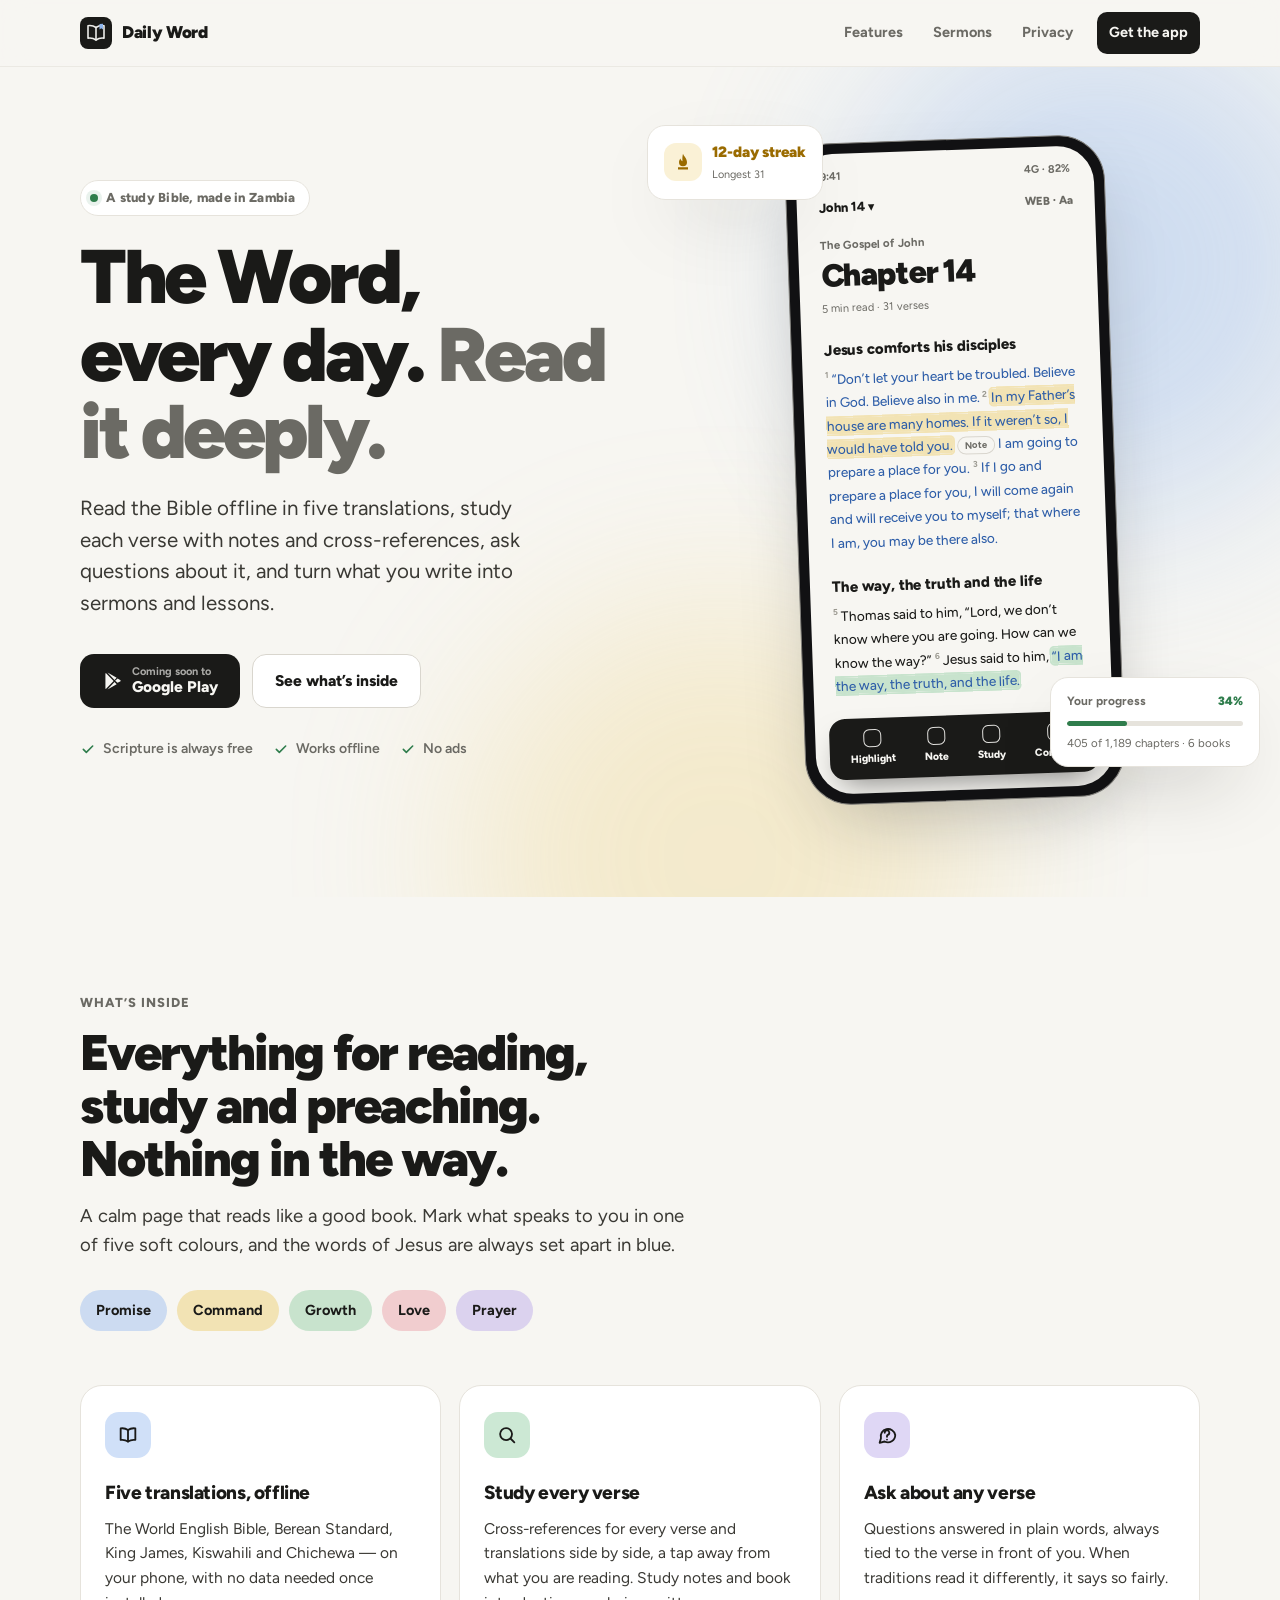
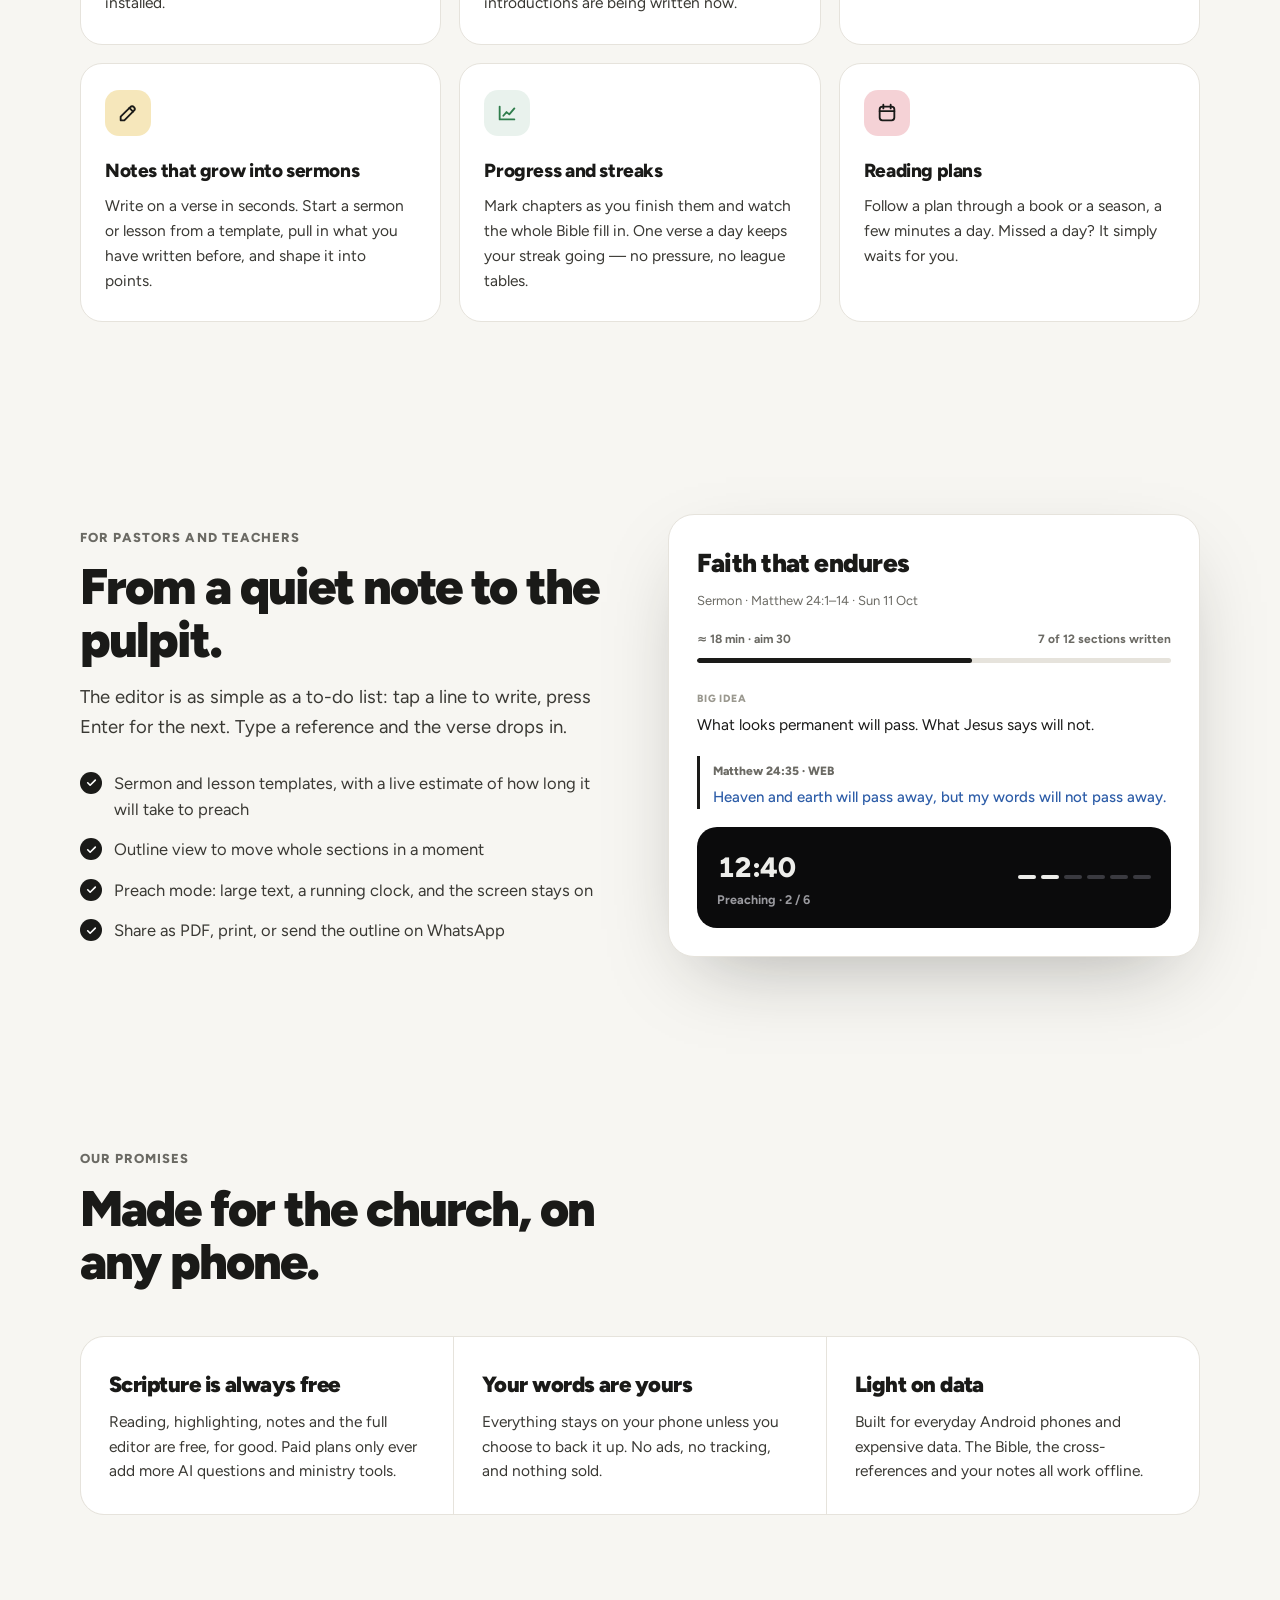
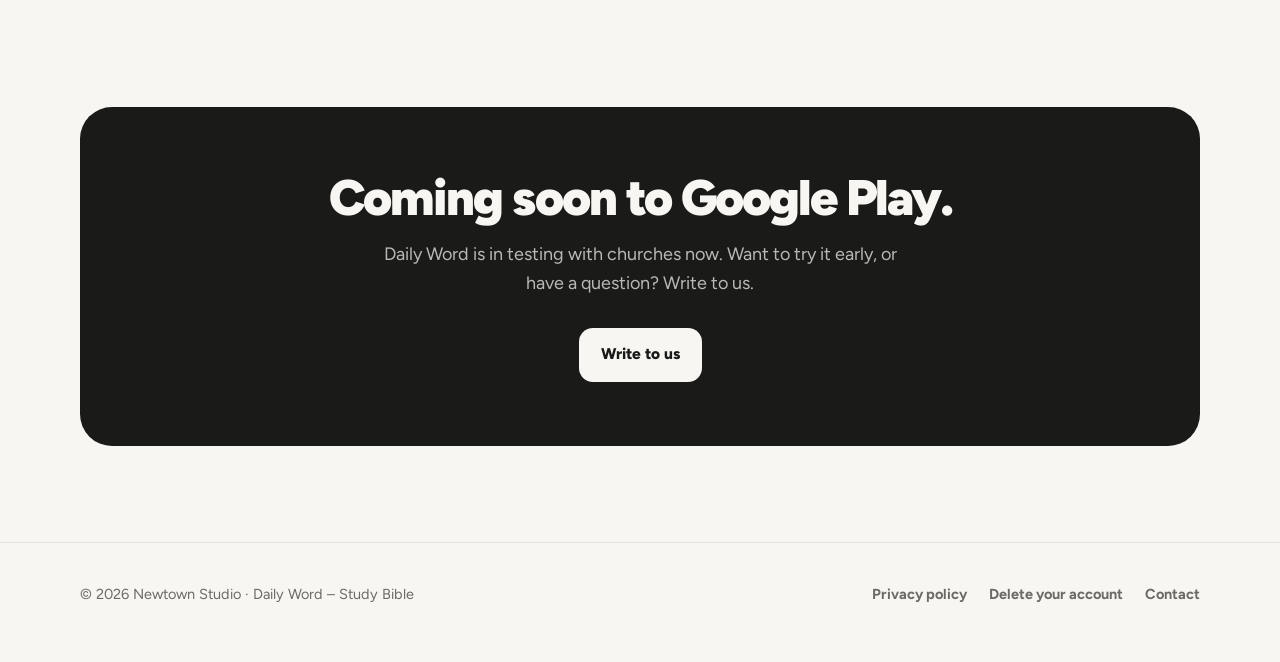
<file: index.html>
<!doctype html>
<html lang="en">
<head>
  <meta charset="utf-8">
  <meta name="viewport" content="width=device-width, initial-scale=1">
  <title>Daily Word – Study Bible</title>
  <meta name="description" content="Read, study and preach the Bible, every day. Five translations offline, study notes, Ask about any verse, and notes that grow into sermons.">
  <meta property="og:title" content="Daily Word – Study Bible">
  <meta property="og:description" content="Read, study and preach the Bible, every day.">
  <meta name="theme-color" content="#111113" media="(prefers-color-scheme: dark)">
  <meta name="theme-color" content="#F7F6F2" media="(prefers-color-scheme: light)">
  <link rel="icon" href="assets/mark.svg" type="image/svg+xml">
  <link rel="preconnect" href="https://fonts.googleapis.com">
  <link rel="preconnect" href="https://fonts.gstatic.com" crossorigin>
  <link href="https://fonts.googleapis.com/css2?family=Figtree:wght@400;450;500;600;700;800;900&display=swap" rel="stylesheet">
  <link rel="stylesheet" href="assets/style.css">
</head>
<body>

<header class="nav">
  <div class="wrap">
    <a class="brand" href="./"><img class="mark" src="assets/mark.svg" alt="">Daily Word</a>
    <nav class="nav-links">
      <a href="#features">Features</a>
      <a href="#preach">Sermons</a>
      <a href="privacy.html">Privacy</a>
      <a class="cta" href="#get">Get the app</a>
    </nav>
  </div>
</header>

<main>

  <section class="hero">
    <div class="wrap">
      <div>
        <span class="eyebrow rise"><span class="dot"></span>A study Bible, made in Zambia</span>
        <h1 class="rise d1">The Word,<br>every day. <span class="soft">Read it deeply.</span></h1>
        <p class="lede rise d2">Read the Bible offline in five translations, study each verse with notes and cross-references, ask questions about it, and turn what you write into sermons and lessons.</p>
        <div class="actions rise d3">
          <a class="btn solid" href="#get">
            <svg class="play" viewBox="0 0 24 24" fill="currentColor"><path d="M4.6 2.3c-.3.3-.5.8-.5 1.4v16.6c0 .6.2 1.1.5 1.4l9.3-9.7-9.3-9.7Zm10.4 10.8 2.6 2.7-11 6.3 8.4-9Zm3.7-4.1 3 1.7c.9.5.9 1.3 0 1.8l-3 1.7-2.9-2.6 2.9-2.6ZM6.6 1.9l11 6.3-2.6 2.7-8.4-9Z"/></svg>
            <span class="two"><small>Coming soon to</small>Google Play</span>
          </a>
          <a class="btn ghost" href="#features">See what’s inside</a>
        </div>
        <div class="trust rise d4">
          <span><svg viewBox="0 0 24 24" fill="none" stroke="currentColor" stroke-width="2.4" stroke-linecap="round" stroke-linejoin="round"><path d="M5 12.5l4.5 4.5L19 7.5"/></svg>Scripture is always free</span>
          <span><svg viewBox="0 0 24 24" fill="none" stroke="currentColor" stroke-width="2.4" stroke-linecap="round" stroke-linejoin="round"><path d="M5 12.5l4.5 4.5L19 7.5"/></svg>Works offline</span>
          <span><svg viewBox="0 0 24 24" fill="none" stroke="currentColor" stroke-width="2.4" stroke-linecap="round" stroke-linejoin="round"><path d="M5 12.5l4.5 4.5L19 7.5"/></svg>No ads</span>
        </div>
      </div>

      <div class="stage rise d2" aria-hidden="true">
        <div class="phone">
          <div class="screen">
            <div class="status"><span>9:41</span><span>4G · 82%</span></div>
            <div class="reader">
              <div class="bar"><span>John 14 ▾</span><span>WEB · Aa</span></div>
              <div class="book">The Gospel of John</div>
              <div class="chapter">Chapter 14</div>
              <div class="meta">5 min read · 31 verses</div>
              <h3>Jesus comforts his disciples</h3>
              <p><sup>1</sup><span class="j">“Don’t let your heart be troubled. Believe in God. Believe also in me.</span> <sup>2</sup><span class="j hl-y">In my Father’s house are many homes. If it weren’t so, I would have told you.</span><span class="chip">Note</span> <span class="j">I am going to prepare a place for you.</span> <sup>3</sup><span class="j">If I go and prepare a place for you, I will come again and will receive you to myself; that where I am, you may be there also.</span></p>
              <h3>The way, the truth and the life</h3>
              <p><sup>5</sup>Thomas said to him, “Lord, we don’t know where you are going. How can we know the way?” <sup>6</sup>Jesus said to him, <span class="j hl-g">“I am the way, the truth, and the life.</span></p>
            </div>
            <div class="actionbar">
              <span><i></i>Highlight</span>
              <span><i></i>Note</span>
              <span><i></i>Study</span>
              <span><i></i>Compare</span>
            </div>
          </div>
        </div>

        <div class="float streak">
          <div class="flame"><svg width="20" height="20" viewBox="0 0 24 24" fill="currentColor"><path d="M12 2c1 3.2 4.8 5.6 4.8 10.4A4.8 4.8 0 0 1 12 17.2a4.8 4.8 0 0 1-4.8-4.8c0-1.9.8-3.4 1.8-4.6.2 1.6 1.1 2.8 2.4 3.3C11 8.2 11.3 4.8 12 2Zm-6 16.4h12V21H6v-2.6Z"/></svg></div>
          <div><b>12-day streak</b><small>Longest 31</small></div>
        </div>

        <div class="float progress">
          <div class="row"><span>Your progress</span><b>34%</b></div>
          <div class="track"><i></i></div>
          <small>405 of 1,189 chapters · 6 books</small>
        </div>
      </div>
    </div>
  </section>

  <section id="features">
    <div class="wrap">
      <div class="kicker">What’s inside</div>
      <h2>Everything for reading, study and preaching. Nothing in the way.</h2>
      <p class="section-lede">A calm page that reads like a good book. Mark what speaks to you in one of five soft colours, and the words of Jesus are always set apart in blue.</p>
      <div class="swatches">
        <span style="background:var(--wash-blue)">Promise</span>
        <span style="background:var(--wash-yellow)">Command</span>
        <span style="background:var(--wash-green)">Growth</span>
        <span style="background:var(--wash-rose)">Love</span>
        <span style="background:var(--wash-lilac)">Prayer</span>
      </div>

      <div class="grid">
        <article class="card">
          <div class="icon" style="background:var(--wash-blue)"><svg viewBox="0 0 24 24" fill="none" stroke="currentColor" stroke-width="2" stroke-linecap="round" stroke-linejoin="round"><path d="M12 6.5C9.8 5 7 4.4 4 4.8v12.6c3-.4 5.8.2 8 1.7 2.2-1.5 5-2.1 8-1.7V4.8c-3-.4-5.8.2-8 1.7Z"/><path d="M12 6.5v12.6"/></svg></div>
          <h3>Five translations, offline</h3>
          <p>The World English Bible, Berean Standard, King James, Kiswahili and Chichewa — on your phone, with no data needed once installed.</p>
        </article>
        <article class="card">
          <div class="icon" style="background:var(--wash-green)"><svg viewBox="0 0 24 24" fill="none" stroke="currentColor" stroke-width="2" stroke-linecap="round" stroke-linejoin="round"><circle cx="11" cy="11" r="6.5"/><path d="M20 20l-4.2-4.2"/></svg></div>
          <h3>Study every verse</h3>
          <p>Cross-references for every verse and translations side by side, a tap away from what you are reading. Study notes and book introductions are being written now.</p>
        </article>
        <article class="card">
          <div class="icon" style="background:var(--wash-lilac)"><svg viewBox="0 0 24 24" fill="none" stroke="currentColor" stroke-width="2" stroke-linecap="round" stroke-linejoin="round"><path d="M21 12a8 8 0 0 1-11.6 7.1L4 20.5l1.4-5A8 8 0 1 1 21 12Z"/><path d="M9.5 9.5a2.5 2.5 0 1 1 3.4 2.3c-.6.3-.9.8-.9 1.4V14M12 17h.01"/></svg></div>
          <h3>Ask about any verse</h3>
          <p>Questions answered in plain words, always tied to the verse in front of you. When traditions read it differently, it says so fairly.</p>
        </article>
        <article class="card">
          <div class="icon" style="background:var(--wash-yellow)"><svg viewBox="0 0 24 24" fill="none" stroke="currentColor" stroke-width="2" stroke-linecap="round" stroke-linejoin="round"><path d="M4 20h4l10.5-10.5a2.8 2.8 0 0 0-4-4L4 16v4Z"/><path d="M13.5 6.5l4 4"/></svg></div>
          <h3>Notes that grow into sermons</h3>
          <p>Write on a verse in seconds. Start a sermon or lesson from a template, pull in what you have written before, and shape it into points.</p>
        </article>
        <article class="card">
          <div class="icon" style="background:var(--progress-wash);color:var(--progress)"><svg viewBox="0 0 24 24" fill="none" stroke="currentColor" stroke-width="2" stroke-linecap="round" stroke-linejoin="round"><path d="M4 19V5M4 19h16"/><path d="M8 15l3.5-4 3 2.5L20 7"/></svg></div>
          <h3>Progress and streaks</h3>
          <p>Mark chapters as you finish them and watch the whole Bible fill in. One verse a day keeps your streak going — no pressure, no league tables.</p>
        </article>
        <article class="card">
          <div class="icon" style="background:var(--wash-rose)"><svg viewBox="0 0 24 24" fill="none" stroke="currentColor" stroke-width="2" stroke-linecap="round" stroke-linejoin="round"><rect x="4" y="5" width="16" height="15" rx="3"/><path d="M8 3v4M16 3v4M4 10h16"/></svg></div>
          <h3>Reading plans</h3>
          <p>Follow a plan through a book or a season, a few minutes a day. Missed a day? It simply waits for you.</p>
        </article>
      </div>
    </div>
  </section>

  <section id="preach">
    <div class="wrap split">
      <div>
        <div class="kicker">For pastors and teachers</div>
        <h2>From a quiet note to the pulpit.</h2>
        <p class="section-lede">The editor is as simple as a to-do list: tap a line to write, press Enter for the next. Type a reference and the verse drops in.</p>
        <ul class="ticks">
          <li>Sermon and lesson templates, with a live estimate of how long it will take to preach</li>
          <li>Outline view to move whole sections in a moment</li>
          <li>Preach mode: large text, a running clock, and the screen stays on</li>
          <li>Share as PDF, print, or send the outline on WhatsApp</li>
        </ul>
      </div>
      <div class="panel" aria-hidden="true">
        <div class="title">Faith that endures</div>
        <div class="meta">Sermon · Matthew 24:1–14 · Sun 11 Oct</div>
        <div class="measure"><span>≈ 18 min · aim 30</span><span>7 of 12 sections written</span></div>
        <div class="track"><i style="width:58%;background:var(--text)"></i></div>
        <div class="slot"><label>Big idea</label><p>What looks permanent will pass. What Jesus says will not.</p></div>
        <div class="verse"><small>Matthew 24:35 · WEB</small><p><span style="color:var(--jesus)">Heaven and earth will pass away, but my words will not pass away.</span></p></div>
        <div class="preach">
          <div><span class="clock">12:40</span><small>Preaching · 2 / 6</small></div>
          <div class="segs"><i class="on"></i><i class="on"></i><i></i><i></i><i></i><i></i></div>
        </div>
      </div>
    </div>
  </section>

  <section>
    <div class="wrap">
      <div class="kicker">Our promises</div>
      <h2>Made for the church, on any phone.</h2>
      <div class="promises">
        <div><b>Scripture is always free</b><p>Reading, highlighting, notes and the full editor are free, for good. Paid plans only ever add more AI questions and ministry tools.</p></div>
        <div><b>Your words are yours</b><p>Everything stays on your phone unless you choose to back it up. No ads, no tracking, and nothing sold.</p></div>
        <div><b>Light on data</b><p>Built for everyday Android phones and expensive data. The Bible, the cross-references and your notes all work offline.</p></div>
      </div>
    </div>
  </section>

  <section id="get">
    <div class="wrap">
      <div class="band">
        <h2>Coming soon to Google Play.</h2>
        <p>Daily Word is in testing with churches now. Want to try it early, or have a question? Write to us.</p>
        <a class="btn" href="mailto:bwalyangonga@gmail.com?subject=Daily%20Word">Write to us</a>
      </div>
    </div>
  </section>

</main>

<footer>
  <div class="wrap">
    <span>© 2026 Newtown Studio · Daily Word – Study Bible</span>
    <nav>
      <a href="privacy.html">Privacy policy</a>
      <a href="delete-account.html">Delete your account</a>
      <a href="mailto:bwalyangonga@gmail.com">Contact</a>
    </nav>
  </div>
</footer>

</body>
</html>
</file>
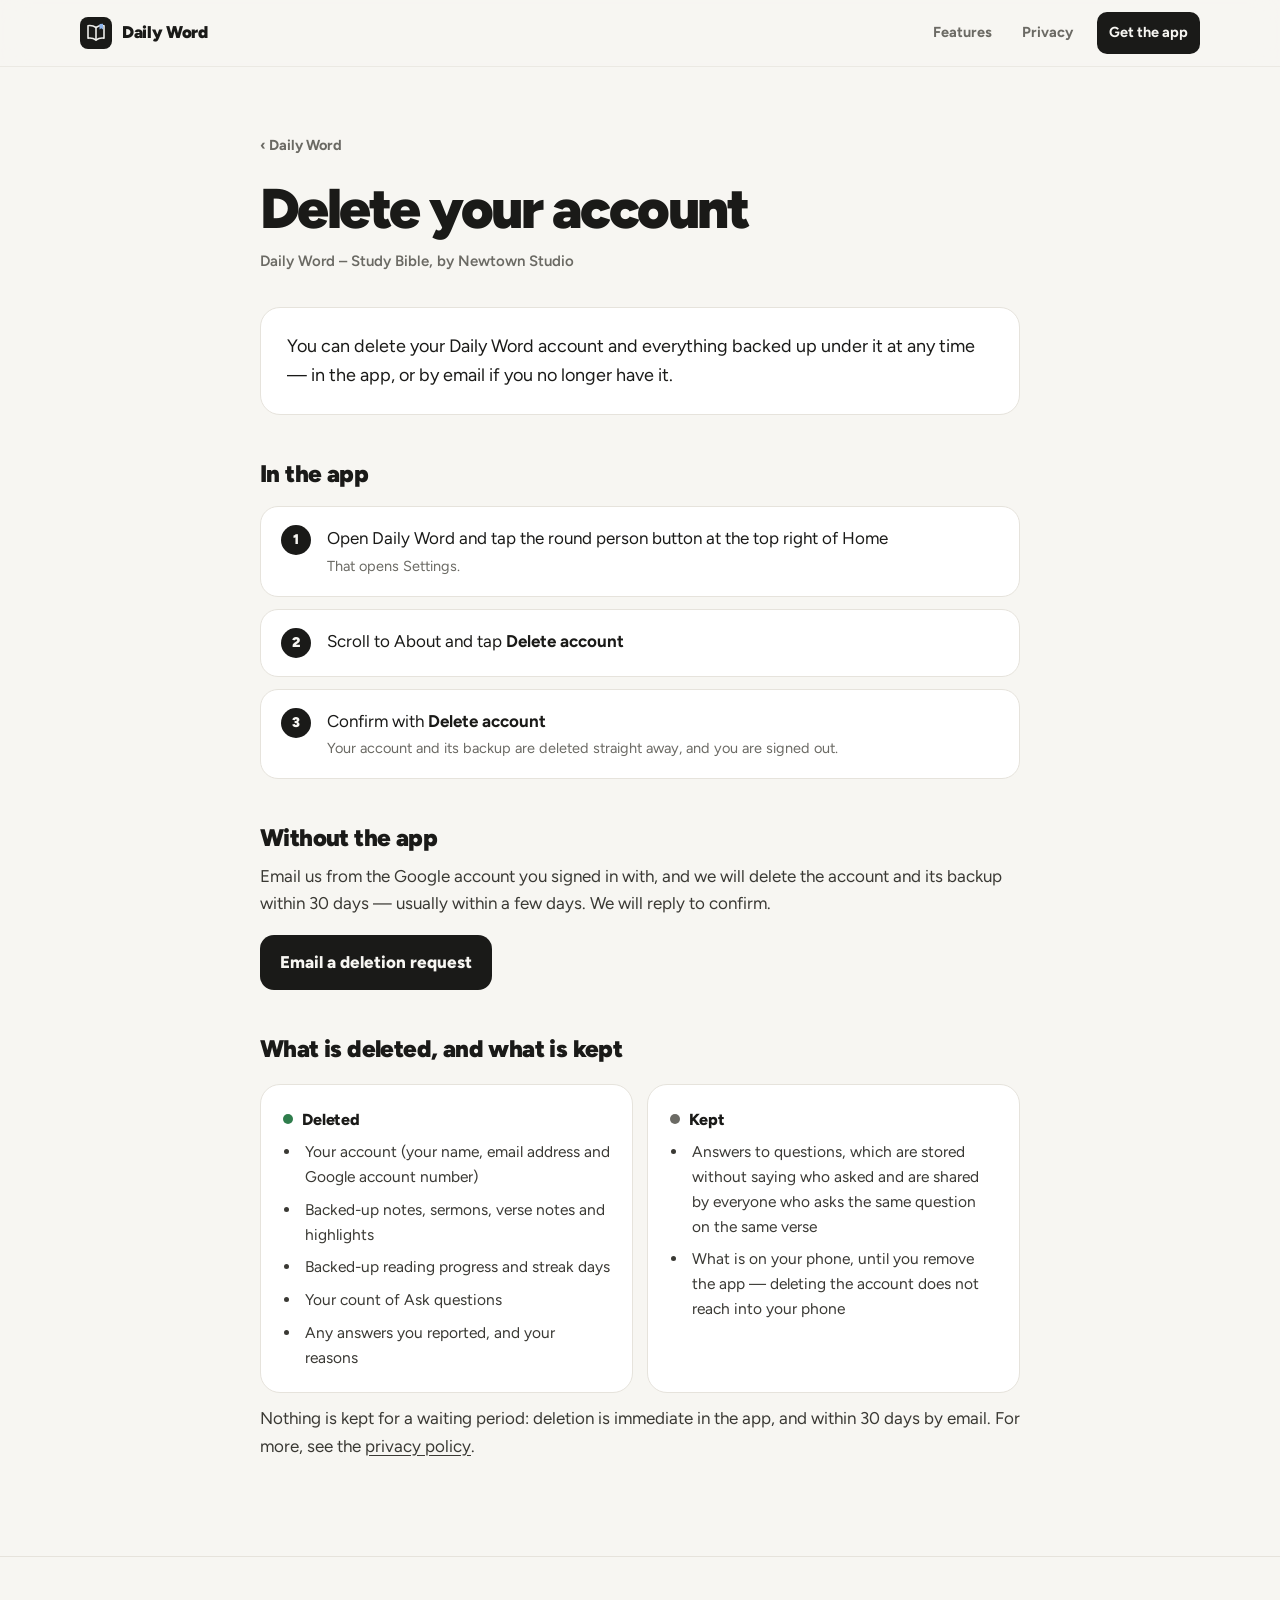
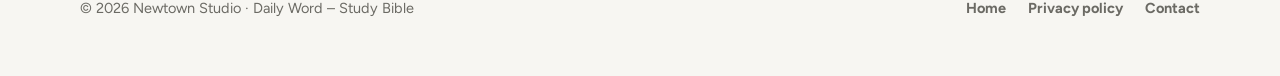
<file: delete-account.html>
<!doctype html>
<html lang="en">
<head>
  <meta charset="utf-8">
  <meta name="viewport" content="width=device-width, initial-scale=1">
  <title>Delete your account · Daily Word – Study Bible</title>
  <meta name="description" content="How to delete your Daily Word – Study Bible account and the data backed up under it.">
  <meta name="theme-color" content="#111113" media="(prefers-color-scheme: dark)">
  <meta name="theme-color" content="#F7F6F2" media="(prefers-color-scheme: light)">
  <link rel="icon" href="assets/mark.svg" type="image/svg+xml">
  <link rel="preconnect" href="https://fonts.googleapis.com">
  <link rel="preconnect" href="https://fonts.gstatic.com" crossorigin>
  <link href="https://fonts.googleapis.com/css2?family=Figtree:wght@400;500;600;700;800;900&display=swap" rel="stylesheet">
  <link rel="stylesheet" href="assets/style.css">
</head>
<body>

<header class="nav">
  <div class="wrap">
    <a class="brand" href="./"><img class="mark" src="assets/mark.svg" alt="">Daily Word</a>
    <nav class="nav-links">
      <a href="./#features">Features</a>
      <a href="privacy.html">Privacy</a>
      <a class="cta" href="./#get">Get the app</a>
    </nav>
  </div>
</header>

<main class="doc">
  <div class="wrap">
    <a class="back" href="./">‹ Daily Word</a>
    <h1>Delete your account</h1>
    <p class="updated">Daily Word – Study Bible, by Newtown Studio</p>

    <div class="summary">
      You can delete your Daily Word account and everything backed up under it at any time — in the app, or by email if you no longer have it.
    </div>

    <h2>In the app</h2>
    <ol class="steps">
      <li><div>Open Daily Word and tap the round person button at the top right of Home<small>That opens Settings.</small></div></li>
      <li><div>Scroll to About and tap <strong>Delete account</strong></div></li>
      <li><div>Confirm with <strong>Delete account</strong><small>Your account and its backup are deleted straight away, and you are signed out.</small></div></li>
    </ol>

    <h2>Without the app</h2>
    <p>Email us from the Google account you signed in with, and we will delete the account and its backup within 30 days — usually within a few days. We will reply to confirm.</p>
    <a class="mail" href="mailto:bwalyangonga@gmail.com?subject=Delete%20my%20Daily%20Word%20account&body=Please%20delete%20my%20Daily%20Word%20account%20and%20its%20backup.%20I%20signed%20in%20with%20this%20Google%20account.">
      Email a deletion request
    </a>

    <h2>What is deleted, and what is kept</h2>
    <div class="pair">
      <div>
        <h3><span class="tag" style="background:var(--progress)"></span>Deleted</h3>
        <ul>
          <li>Your account (your name, email address and Google account number)</li>
          <li>Backed-up notes, sermons, verse notes and highlights</li>
          <li>Backed-up reading progress and streak days</li>
          <li>Your count of Ask questions</li>
          <li>Any answers you reported, and your reasons</li>
        </ul>
      </div>
      <div>
        <h3><span class="tag" style="background:var(--muted)"></span>Kept</h3>
        <ul>
          <li>Answers to questions, which are stored without saying who asked and are shared by everyone who asks the same question on the same verse</li>
          <li>What is on your phone, until you remove the app — deleting the account does not reach into your phone</li>
        </ul>
      </div>
    </div>

    <p>Nothing is kept for a waiting period: deletion is immediate in the app, and within 30 days by email. For more, see the <a href="privacy.html">privacy policy</a>.</p>
  </div>
</main>

<footer>
  <div class="wrap">
    <span>© 2026 Newtown Studio · Daily Word – Study Bible</span>
    <nav>
      <a href="./">Home</a>
      <a href="privacy.html">Privacy policy</a>
      <a href="mailto:bwalyangonga@gmail.com">Contact</a>
    </nav>
  </div>
</footer>

</body>
</html>
</file>
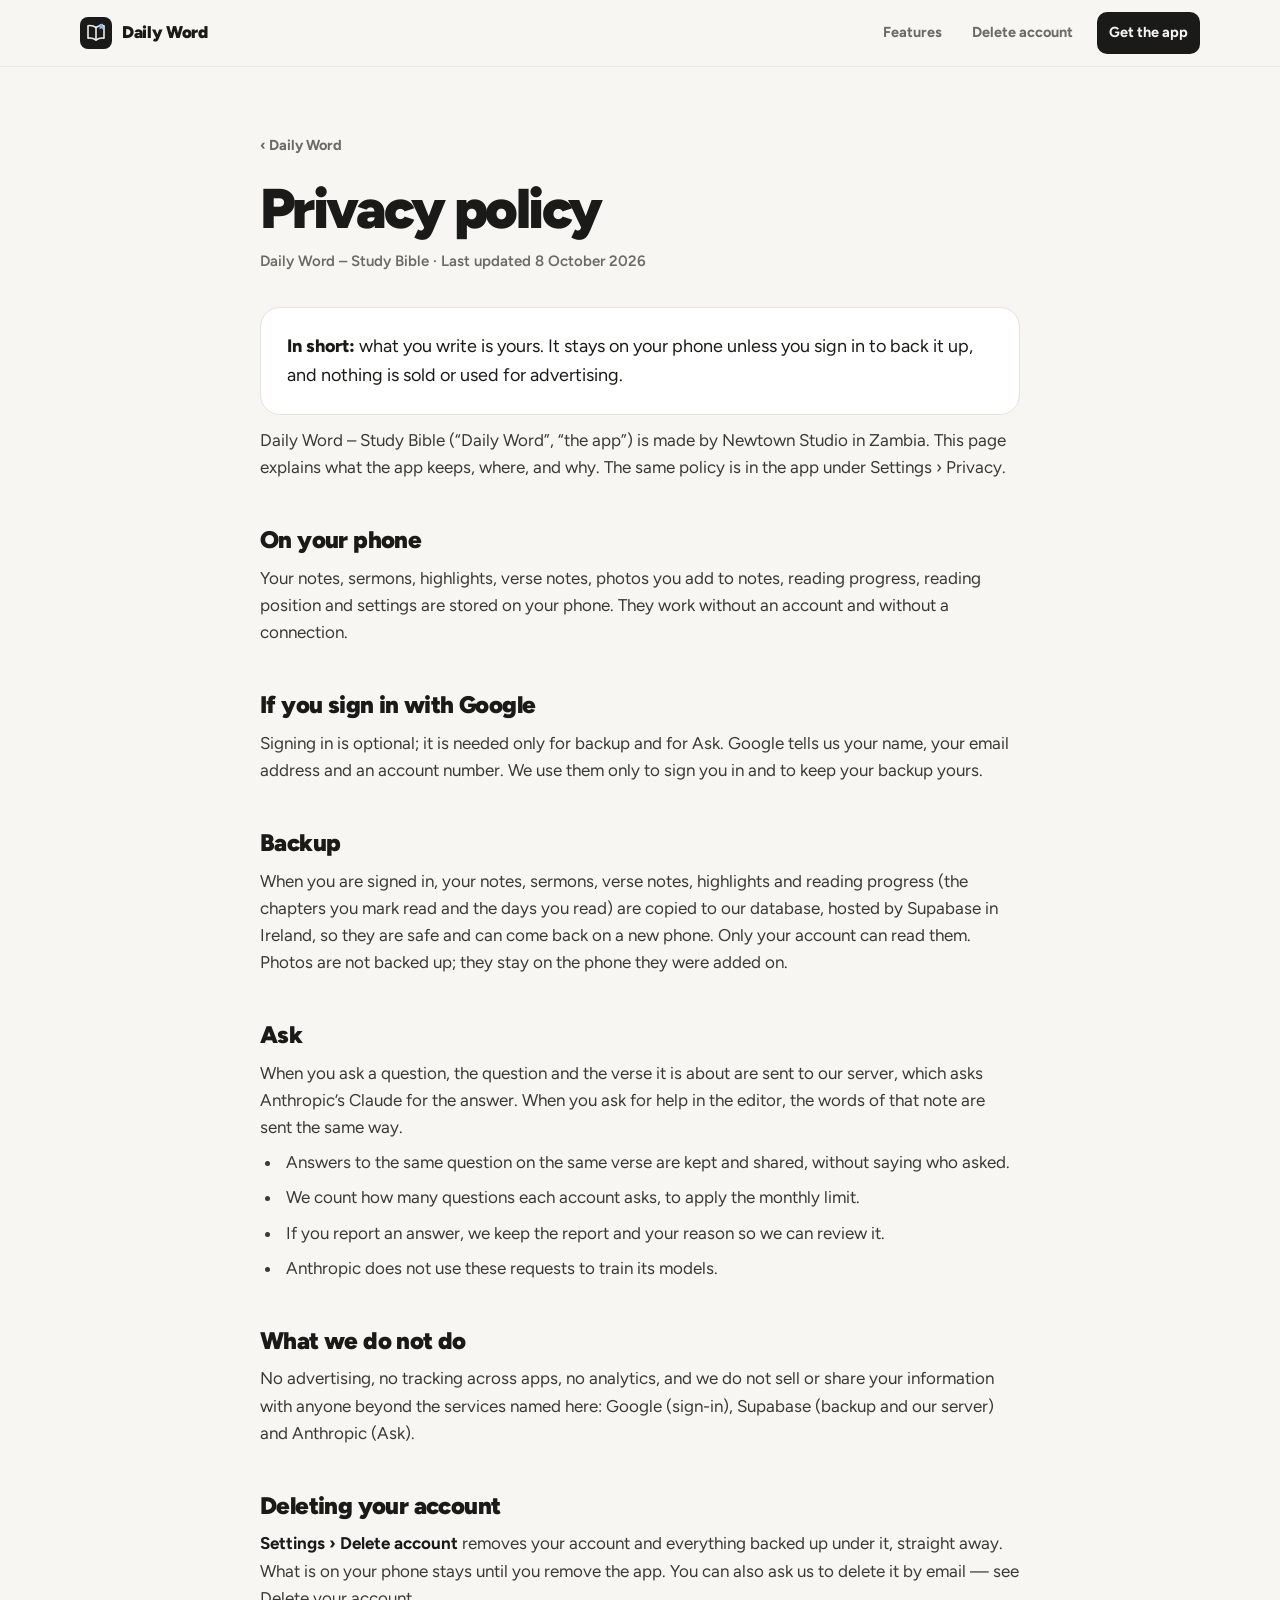
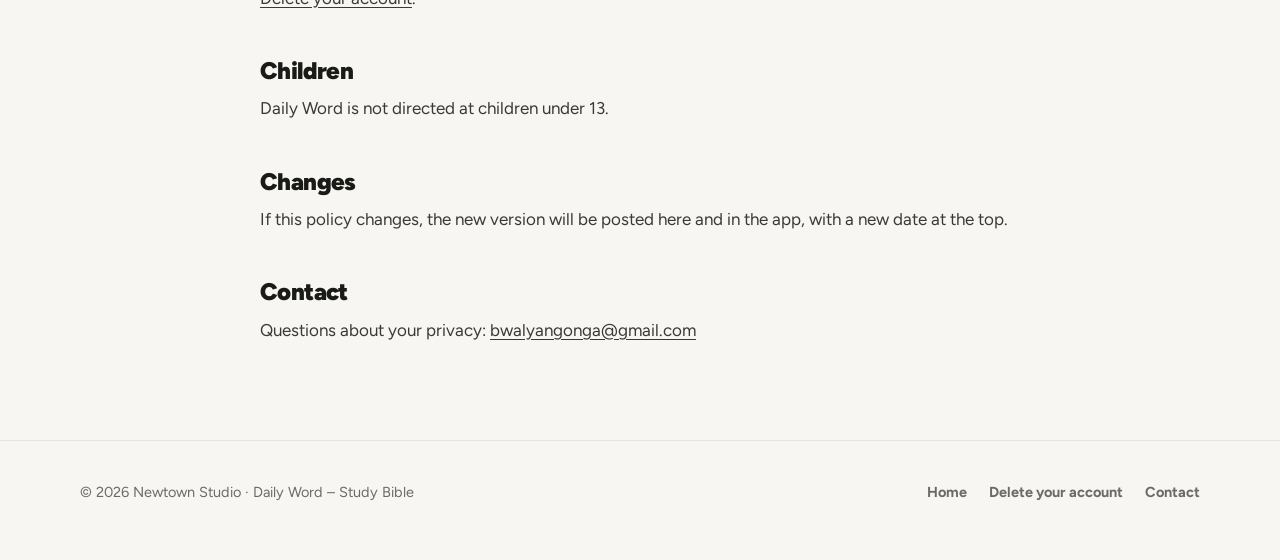
<file: privacy.html>
<!doctype html>
<html lang="en">
<head>
  <meta charset="utf-8">
  <meta name="viewport" content="width=device-width, initial-scale=1">
  <title>Privacy policy · Daily Word – Study Bible</title>
  <meta name="description" content="What Daily Word – Study Bible keeps, where, and why.">
  <meta name="theme-color" content="#111113" media="(prefers-color-scheme: dark)">
  <meta name="theme-color" content="#F7F6F2" media="(prefers-color-scheme: light)">
  <link rel="icon" href="assets/mark.svg" type="image/svg+xml">
  <link rel="preconnect" href="https://fonts.googleapis.com">
  <link rel="preconnect" href="https://fonts.gstatic.com" crossorigin>
  <link href="https://fonts.googleapis.com/css2?family=Figtree:wght@400;500;600;700;800;900&display=swap" rel="stylesheet">
  <link rel="stylesheet" href="assets/style.css">
</head>
<body>

<header class="nav">
  <div class="wrap">
    <a class="brand" href="./"><img class="mark" src="assets/mark.svg" alt="">Daily Word</a>
    <nav class="nav-links">
      <a href="./#features">Features</a>
      <a href="delete-account.html">Delete account</a>
      <a class="cta" href="./#get">Get the app</a>
    </nav>
  </div>
</header>

<main class="doc">
  <div class="wrap">
    <a class="back" href="./">‹ Daily Word</a>
    <h1>Privacy policy</h1>
    <p class="updated">Daily Word – Study Bible · Last updated 8 October 2026</p>

    <div class="summary">
      <b>In short:</b> what you write is yours. It stays on your phone unless you sign in to back it up, and nothing is sold or used for advertising.
    </div>

    <p>Daily Word – Study Bible (“Daily Word”, “the app”) is made by Newtown Studio in Zambia. This page explains what the app keeps, where, and why. The same policy is in the app under Settings › Privacy.</p>

    <h2>On your phone</h2>
    <p>Your notes, sermons, highlights, verse notes, photos you add to notes, reading progress, reading position and settings are stored on your phone. They work without an account and without a connection.</p>

    <h2>If you sign in with Google</h2>
    <p>Signing in is optional; it is needed only for backup and for Ask. Google tells us your name, your email address and an account number. We use them only to sign you in and to keep your backup yours.</p>

    <h2>Backup</h2>
    <p>When you are signed in, your notes, sermons, verse notes, highlights and reading progress (the chapters you mark read and the days you read) are copied to our database, hosted by Supabase in Ireland, so they are safe and can come back on a new phone. Only your account can read them. Photos are not backed up; they stay on the phone they were added on.</p>

    <h2>Ask</h2>
    <p>When you ask a question, the question and the verse it is about are sent to our server, which asks Anthropic’s Claude for the answer. When you ask for help in the editor, the words of that note are sent the same way.</p>
    <ul>
      <li>Answers to the same question on the same verse are kept and shared, without saying who asked.</li>
      <li>We count how many questions each account asks, to apply the monthly limit.</li>
      <li>If you report an answer, we keep the report and your reason so we can review it.</li>
      <li>Anthropic does not use these requests to train its models.</li>
    </ul>

    <h2>What we do not do</h2>
    <p>No advertising, no tracking across apps, no analytics, and we do not sell or share your information with anyone beyond the services named here: Google (sign-in), Supabase (backup and our server) and Anthropic (Ask).</p>

    <h2>Deleting your account</h2>
    <p><strong>Settings › Delete account</strong> removes your account and everything backed up under it, straight away. What is on your phone stays until you remove the app. You can also ask us to delete it by email — see <a href="delete-account.html">Delete your account</a>.</p>

    <h2>Children</h2>
    <p>Daily Word is not directed at children under 13.</p>

    <h2>Changes</h2>
    <p>If this policy changes, the new version will be posted here and in the app, with a new date at the top.</p>

    <h2>Contact</h2>
    <p>Questions about your privacy: <a href="mailto:bwalyangonga@gmail.com">bwalyangonga@gmail.com</a></p>
  </div>
</main>

<footer>
  <div class="wrap">
    <span>© 2026 Newtown Studio · Daily Word – Study Bible</span>
    <nav>
      <a href="./">Home</a>
      <a href="delete-account.html">Delete your account</a>
      <a href="mailto:bwalyangonga@gmail.com">Contact</a>
    </nav>
  </div>
</footer>

</body>
</html>
</file>
<file: assets/style.css>
/* Daily Word – Study Bible: the site.
   The app's own palette: monochrome, one calm blue for the words of Jesus,
   five soft highlight washes, green for progress and amber for streaks.
   Light and dark follow the visitor's device, as the app does. */

:root {
  --bg: #F7F6F2;
  --surface: #EFEDE7;
  --card: #FFFFFF;
  --line: #E6E3DC;
  --line-2: #D9D6CE;
  --text: #1A1A18;
  --body: #3A3934;
  --muted: #6B6A64;
  --faint: #9A988F;
  --jesus: #2D5DA8;
  --progress: #2F7D4C;
  --progress-wash: rgba(47, 125, 76, .10);
  --streak: #9A6B00;
  --streak-wash: rgba(235, 203, 107, .28);
  --wash-blue: rgba(143, 182, 238, .42);
  --wash-yellow: rgba(235, 203, 107, .46);
  --wash-green: rgba(140, 203, 158, .44);
  --wash-rose: rgba(232, 148, 158, .42);
  --wash-lilac: rgba(180, 160, 230, .42);
  --phone: #111113;
  --shadow: 0 30px 80px -30px rgba(26, 26, 24, .35);
  color-scheme: light;
}

@media (prefers-color-scheme: dark) {
  :root {
    --bg: #111113;
    --surface: #1B1B1E;
    --card: #1B1B1E;
    --line: #26262A;
    --line-2: #2E2E33;
    --text: #EDEDEA;
    --body: #DADAD6;
    --muted: #9A9A9F;
    --faint: #6A6A70;
    --jesus: #8FB6EE;
    --progress: #8CCB9E;
    --progress-wash: rgba(140, 203, 158, .14);
    --streak: #EBCB6B;
    --streak-wash: rgba(235, 203, 107, .13);
    --wash-blue: rgba(143, 182, 238, .24);
    --wash-yellow: rgba(235, 203, 107, .24);
    --wash-green: rgba(140, 203, 158, .24);
    --wash-rose: rgba(232, 148, 158, .24);
    --wash-lilac: rgba(180, 160, 230, .24);
    --phone: #0B0B0C;
    --shadow: 0 30px 90px -30px rgba(0, 0, 0, .8);
    color-scheme: dark;
  }
}

* { box-sizing: border-box; margin: 0; padding: 0; }

html { scroll-behavior: smooth; }

body {
  background: var(--bg);
  color: var(--text);
  font-family: 'Figtree', system-ui, -apple-system, 'Segoe UI', sans-serif;
  font-size: 17px;
  line-height: 1.6;
  -webkit-font-smoothing: antialiased;
  text-rendering: optimizeLegibility;
}

a { color: inherit; }

img, svg { display: block; }

.wrap { width: min(1120px, 100% - 40px); margin-inline: auto; }

/* ---------------------------------------------------------------- nav */

.nav {
  position: sticky;
  top: 0;
  z-index: 10;
  background: color-mix(in srgb, var(--bg) 82%, transparent);
  backdrop-filter: saturate(160%) blur(14px);
  -webkit-backdrop-filter: saturate(160%) blur(14px);
  border-bottom: 1px solid color-mix(in srgb, var(--line) 70%, transparent);
}

.nav .wrap {
  display: flex;
  align-items: center;
  justify-content: space-between;
  height: 66px;
}

.brand {
  display: flex;
  align-items: center;
  gap: 10px;
  font-weight: 900;
  font-size: 17px;
  letter-spacing: -.02em;
  text-decoration: none;
}

.brand .mark { width: 32px; height: 32px; }

.nav-links { display: flex; align-items: center; gap: 6px; }

.nav-links a {
  text-decoration: none;
  font-size: 14.5px;
  font-weight: 700;
  color: var(--muted);
  padding: 9px 12px;
  border-radius: 10px;
  transition: color .2s, background .2s;
}

.nav-links a:hover { color: var(--text); background: var(--surface); }

.nav-links .cta {
  color: var(--bg);
  background: var(--text);
  margin-left: 6px;
}

.nav-links .cta:hover { color: var(--bg); background: var(--text); opacity: .88; }

@media (max-width: 640px) {
  .nav-links a:not(.cta) { display: none; }
}

/* ---------------------------------------------------------------- hero */

.hero {
  position: relative;
  overflow: hidden;
  padding: 72px 0 96px;
}

/* Two soft washes behind the phone — the highlight colours, out of focus. */
.hero::before,
.hero::after {
  content: '';
  position: absolute;
  width: 520px;
  height: 520px;
  border-radius: 50%;
  filter: blur(90px);
  opacity: .9;
  pointer-events: none;
}

.hero::before { background: var(--wash-blue); right: -80px; top: -60px; }
.hero::after { background: var(--wash-yellow); right: 300px; bottom: -220px; opacity: .6; }

.hero .wrap {
  position: relative;
  z-index: 1;
  display: grid;
  grid-template-columns: 1.08fr .92fr;
  align-items: center;
  gap: 56px;
}

.eyebrow {
  display: inline-flex;
  align-items: center;
  gap: 8px;
  font-size: 13px;
  font-weight: 800;
  letter-spacing: .02em;
  color: var(--muted);
  background: var(--card);
  border: 1px solid var(--line);
  padding: 7px 13px 7px 9px;
  border-radius: 99px;
}

.eyebrow .dot {
  width: 8px;
  height: 8px;
  border-radius: 50%;
  background: var(--progress);
  box-shadow: 0 0 0 4px var(--progress-wash);
}

h1 {
  font-size: clamp(44px, 6.4vw, 76px);
  line-height: 1.02;
  letter-spacing: -.045em;
  font-weight: 900;
  margin: 22px 0 22px;
}

h1 .soft { color: var(--muted); }

.lede {
  font-size: clamp(18px, 2vw, 20.5px);
  color: var(--body);
  max-width: 34ch;
  line-height: 1.55;
}

.actions { display: flex; flex-wrap: wrap; gap: 12px; margin-top: 34px; }

.btn {
  display: inline-flex;
  align-items: center;
  gap: 10px;
  min-height: 54px;
  padding: 0 22px;
  border-radius: 14px;
  font-weight: 800;
  font-size: 15.5px;
  text-decoration: none;
  transition: transform .2s, opacity .2s, background .2s;
}

.btn:hover { transform: translateY(-1px); }

.btn.solid { background: var(--text); color: var(--bg); }
.btn.ghost { border: 1px solid var(--line-2); color: var(--text); background: var(--card); }

.btn .play { width: 20px; height: 20px; }
.btn small { display: block; font-size: 11px; font-weight: 700; opacity: .65; line-height: 1.1; }
.btn .two { line-height: 1.15; }

.trust {
  display: flex;
  flex-wrap: wrap;
  gap: 20px;
  margin-top: 30px;
  font-size: 14px;
  color: var(--muted);
  font-weight: 600;
}

.trust span { display: inline-flex; align-items: center; gap: 7px; }
.trust svg { width: 16px; height: 16px; color: var(--progress); }

@media (max-width: 900px) {
  .hero { padding: 40px 0 72px; }
  .hero .wrap { grid-template-columns: 1fr; gap: 56px; }
  .lede { max-width: 42ch; }
}

/* ---------------------------------------------------------------- phone */

.stage { position: relative; display: flex; justify-content: center; }

.phone {
  width: 320px;
  border-radius: 46px;
  padding: 10px;
  background: var(--phone);
  border: 1px solid color-mix(in srgb, var(--line-2) 60%, #000);
  box-shadow: var(--shadow);
  transform: rotate(-2deg);
}

.screen {
  border-radius: 37px;
  overflow: hidden;
  background: var(--bg);
  height: 640px;
  display: flex;
  flex-direction: column;
}

.status {
  display: flex;
  justify-content: space-between;
  padding: 14px 24px 6px;
  font-size: 11px;
  font-weight: 700;
  color: var(--muted);
}

.reader { padding: 6px 22px 0; flex: 1; overflow: hidden; }

.reader .bar {
  display: flex;
  justify-content: space-between;
  align-items: center;
  font-size: 13px;
  font-weight: 800;
  margin-bottom: 18px;
}

.reader .bar span:last-child { color: var(--muted); font-size: 11.5px; }

.reader .book { font-size: 11.5px; font-weight: 700; color: var(--muted); }
.reader .chapter { font-size: 32px; font-weight: 900; letter-spacing: -.035em; line-height: 1.05; margin-top: 4px; }
.reader .meta { font-size: 11px; color: var(--muted); margin-top: 8px; }
.reader h3 { font-size: 15px; font-weight: 800; margin: 20px 0 6px; letter-spacing: -.01em; }

.reader p {
  font-size: 13.6px;
  line-height: 1.72;
  font-weight: 450;
  color: var(--text);
}

.reader sup { font-size: 8.5px; font-weight: 700; color: var(--faint); margin-right: 3px; }
.reader .j { color: var(--jesus); }
.reader .hl-y { background: var(--wash-yellow); box-shadow: 0 0 0 2px var(--wash-yellow); border-radius: 3px; }
.reader .hl-g { background: var(--wash-green); box-shadow: 0 0 0 2px var(--wash-green); border-radius: 3px; }

.chip {
  display: inline-block;
  font-size: 9.5px;
  font-weight: 700;
  color: var(--muted);
  border: 1px solid var(--line-2);
  border-radius: 99px;
  padding: 0 7px;
  margin-left: 4px;
  vertical-align: 1px;
}

.actionbar {
  margin: 0 14px 14px;
  background: var(--text);
  color: var(--bg);
  border-radius: 16px;
  display: flex;
  justify-content: space-around;
  padding: 11px 6px;
  font-size: 10.5px;
  font-weight: 800;
  box-shadow: 0 14px 30px -12px rgba(0, 0, 0, .5);
}

.actionbar span { display: flex; flex-direction: column; align-items: center; gap: 4px; }
.actionbar i { width: 18px; height: 18px; border-radius: 6px; border: 1.6px solid currentColor; opacity: .9; }

/* Floating cards around the phone. */
.float {
  position: absolute;
  background: var(--card);
  border: 1px solid var(--line);
  border-radius: 18px;
  box-shadow: var(--shadow);
  padding: 14px 16px;
  font-size: 13px;
}

.float.streak { left: -64px; top: -14px; display: flex; align-items: center; gap: 10px; }
.float.streak b { color: var(--streak); font-weight: 900; font-size: 15px; display: block; }
.float.streak small { color: var(--muted); }

.flame {
  width: 38px;
  height: 38px;
  border-radius: 12px;
  background: var(--streak-wash);
  display: grid;
  place-items: center;
  color: var(--streak);
}

.float.progress { right: -60px; bottom: 34px; width: 210px; }
.float.progress .row { display: flex; justify-content: space-between; font-weight: 700; color: var(--muted); font-size: 12px; }
.float.progress .row b { color: var(--progress); font-weight: 900; }
.track { height: 5px; border-radius: 5px; background: var(--line); margin-top: 9px; overflow: hidden; }
.track i { display: block; height: 100%; width: 34%; background: var(--progress); border-radius: 5px; }
.float.progress small { display: block; margin-top: 8px; color: var(--muted); font-size: 11.5px; }

@media (max-width: 520px) {
  .phone { width: 290px; }
  .screen { height: 590px; }
  .float.streak { left: -6px; top: -18px; }
  .float.progress { right: -6px; bottom: -22px; }
}

/* ---------------------------------------------------------------- sections */

section { padding: 96px 0; }

.kicker {
  font-size: 13px;
  font-weight: 800;
  letter-spacing: .08em;
  text-transform: uppercase;
  color: var(--muted);
}

h2 {
  font-size: clamp(32px, 4.4vw, 50px);
  line-height: 1.06;
  letter-spacing: -.04em;
  font-weight: 900;
  margin-top: 12px;
  max-width: 18ch;
}

.section-lede { color: var(--body); font-size: 18.5px; margin-top: 16px; max-width: 52ch; }

.swatches { display: flex; flex-wrap: wrap; gap: 10px; margin-top: 30px; }

.swatches span {
  padding: 9px 16px;
  border-radius: 99px;
  font-weight: 700;
  font-size: 14.5px;
}

.grid {
  display: grid;
  grid-template-columns: repeat(3, 1fr);
  gap: 18px;
  margin-top: 54px;
}

@media (max-width: 900px) { .grid { grid-template-columns: repeat(2, 1fr); } }
@media (max-width: 600px) { .grid { grid-template-columns: 1fr; } }

.card {
  background: var(--card);
  border: 1px solid var(--line);
  border-radius: 22px;
  padding: 26px 24px 28px;
  transition: transform .25s, border-color .25s;
}

.card:hover { transform: translateY(-3px); border-color: var(--line-2); }

.icon {
  width: 46px;
  height: 46px;
  border-radius: 14px;
  display: grid;
  place-items: center;
  margin-bottom: 20px;
}

.icon svg { width: 22px; height: 22px; }

.card h3 { font-size: 19px; letter-spacing: -.02em; font-weight: 800; }
.card p { color: var(--body); font-size: 15.5px; margin-top: 8px; line-height: 1.6; }

/* The feature stripe: a sermon in the editor, beside Preach. */
.split {
  display: grid;
  grid-template-columns: 1fr 1fr;
  gap: 56px;
  align-items: center;
}

@media (max-width: 900px) { .split { grid-template-columns: 1fr; } }

.panel {
  background: var(--card);
  border: 1px solid var(--line);
  border-radius: 26px;
  padding: 28px;
  box-shadow: var(--shadow);
}

.panel .title { font-size: 26px; font-weight: 900; letter-spacing: -.03em; }
.panel .meta { font-size: 13px; color: var(--muted); margin-top: 6px; }
.panel .measure { display: flex; justify-content: space-between; font-size: 12px; font-weight: 700; color: var(--muted); margin-top: 18px; }
.panel .measure + .track i { width: 58%; background: var(--text); }
.panel .slot { margin-top: 20px; }
.panel .slot label { font-size: 10.5px; font-weight: 800; letter-spacing: .08em; color: var(--faint); text-transform: uppercase; }
.panel .slot p { font-size: 15.5px; margin-top: 3px; color: var(--text); }
.panel .verse { border-left: 3px solid var(--text); padding-left: 13px; margin-top: 18px; }
.panel .verse small { font-size: 12px; font-weight: 800; color: var(--muted); }
.panel .verse p { font-weight: 500; font-size: 15px; margin-top: 2px; }

.preach {
  margin-top: 18px;
  background: #0B0B0C;
  color: #EDEDEA;
  border-radius: 20px;
  padding: 18px 20px;
  display: flex;
  justify-content: space-between;
  align-items: center;
  font-weight: 800;
}

.preach .clock { font-size: 28px; font-variant-numeric: tabular-nums; letter-spacing: -.02em; }
.preach small { color: #9A9A9F; font-weight: 700; font-size: 12.5px; display: block; }
.preach .segs { display: flex; gap: 5px; }
.preach .segs i { width: 18px; height: 4px; border-radius: 4px; background: #3A3A40; }
.preach .segs i.on { background: #EDEDEA; }

.ticks { list-style: none; margin-top: 28px; display: grid; gap: 14px; }
.ticks li { display: flex; gap: 12px; color: var(--body); font-size: 16.5px; }
.ticks li::before {
  content: '';
  flex: 0 0 22px;
  height: 22px;
  border-radius: 50%;
  margin-top: 2px;
  background: var(--text) url("data:image/svg+xml,%3Csvg xmlns='http://www.w3.org/2000/svg' viewBox='0 0 24 24' fill='none' stroke='white' stroke-width='3' stroke-linecap='round' stroke-linejoin='round'%3E%3Cpath d='M5 12.5l4.5 4.5L19 7.5'/%3E%3C/svg%3E") center / 13px no-repeat;
}

@media (prefers-color-scheme: dark) {
  .ticks li::before {
    background-image: url("data:image/svg+xml,%3Csvg xmlns='http://www.w3.org/2000/svg' viewBox='0 0 24 24' fill='none' stroke='%23111113' stroke-width='3' stroke-linecap='round' stroke-linejoin='round'%3E%3Cpath d='M5 12.5l4.5 4.5L19 7.5'/%3E%3C/svg%3E");
  }
}

/* Promises: three big statements. */
.promises {
  display: grid;
  grid-template-columns: repeat(3, 1fr);
  gap: 1px;
  background: var(--line);
  border: 1px solid var(--line);
  border-radius: 24px;
  overflow: hidden;
  margin-top: 48px;
}

.promises div { background: var(--card); padding: 30px 28px; }
.promises b { display: block; font-size: 22px; letter-spacing: -.025em; font-weight: 900; }
.promises p { color: var(--body); font-size: 15.5px; margin-top: 8px; }

@media (max-width: 800px) { .promises { grid-template-columns: 1fr; } }

.band {
  background: var(--text);
  color: var(--bg);
  border-radius: 32px;
  padding: 64px 48px;
  text-align: center;
  position: relative;
  overflow: hidden;
}

.band h2 { margin: 0 auto; color: var(--bg); max-width: 22ch; text-wrap: balance; }
.band p { opacity: .72; margin: 16px auto 0; max-width: 46ch; font-size: 18px; }
.band .btn { margin-top: 30px; background: var(--bg); color: var(--text); }

/* ---------------------------------------------------------------- documents */

.doc { padding: 64px 0 96px; }
.doc .wrap { width: min(760px, 100% - 40px); }

.doc .back {
  display: inline-flex;
  gap: 6px;
  font-weight: 700;
  font-size: 14.5px;
  color: var(--muted);
  text-decoration: none;
}

.doc .back:hover { color: var(--text); }

.doc h1 { font-size: clamp(38px, 5.4vw, 56px); margin: 22px 0 12px; }
.doc .updated { color: var(--muted); font-size: 15px; font-weight: 600; }

.summary {
  margin: 34px 0 10px;
  padding: 24px 26px;
  border-radius: 20px;
  background: var(--card);
  border: 1px solid var(--line);
  font-size: 18px;
  line-height: 1.6;
  color: var(--text);
}

.summary b { font-weight: 800; }

.doc h2 {
  font-size: 24px;
  letter-spacing: -.025em;
  margin-top: 46px;
  max-width: none;
}

.doc p, .doc li { color: var(--body); font-size: 17px; margin-top: 12px; }
.doc ul, .doc ol { padding-left: 22px; margin-top: 8px; }
.doc li { margin-top: 8px; padding-left: 4px; }
.doc a { text-underline-offset: 3px; }
.doc strong { color: var(--text); }

.steps { list-style: none; padding: 0 !important; counter-reset: step; display: grid; gap: 12px; margin-top: 20px !important; }

.steps li {
  counter-increment: step;
  display: flex;
  gap: 16px;
  align-items: flex-start;
  background: var(--card);
  border: 1px solid var(--line);
  border-radius: 18px;
  padding: 18px 20px;
  margin: 0 !important;
  color: var(--text) !important;
}

.steps li::before {
  content: counter(step);
  flex: 0 0 30px;
  height: 30px;
  border-radius: 50%;
  background: var(--text);
  color: var(--bg);
  display: grid;
  place-items: center;
  font-weight: 900;
  font-size: 14px;
}

.steps small { display: block; color: var(--muted); font-size: 14.5px; margin-top: 2px; }

.pair { display: grid; grid-template-columns: 1fr 1fr; gap: 14px; margin-top: 22px; }
@media (max-width: 640px) { .pair { grid-template-columns: 1fr; } }

.pair div { border-radius: 20px; padding: 22px; border: 1px solid var(--line); background: var(--card); }
.pair h3 { font-size: 16px; font-weight: 800; letter-spacing: -.01em; display: flex; align-items: center; gap: 9px; }
.pair .tag { width: 10px; height: 10px; border-radius: 50%; }
.pair ul { padding-left: 18px; }
.pair li { font-size: 15.5px; }

.mail {
  display: inline-flex;
  align-items: center;
  gap: 10px;
  margin-top: 18px;
  padding: 14px 20px;
  border-radius: 14px;
  background: var(--text);
  color: var(--bg) !important;
  font-weight: 800;
  text-decoration: none;
}

/* ---------------------------------------------------------------- footer */

footer { border-top: 1px solid var(--line); padding: 40px 0 56px; }

footer .wrap {
  display: flex;
  flex-wrap: wrap;
  gap: 18px;
  justify-content: space-between;
  align-items: center;
  font-size: 14.5px;
  color: var(--muted);
}

footer nav { display: flex; flex-wrap: wrap; gap: 22px; }
footer a { text-decoration: none; font-weight: 700; }
footer a:hover { color: var(--text); }

/* ---------------------------------------------------------------- motion */

@media (prefers-reduced-motion: no-preference) {
  .rise { opacity: 0; transform: translateY(16px); animation: rise .8s cubic-bezier(.2, .7, .2, 1) forwards; }
  .rise.d1 { animation-delay: .08s; }
  .rise.d2 { animation-delay: .16s; }
  .rise.d3 { animation-delay: .24s; }
  .rise.d4 { animation-delay: .34s; }
  @keyframes rise { to { opacity: 1; transform: none; } }
}
</file>
